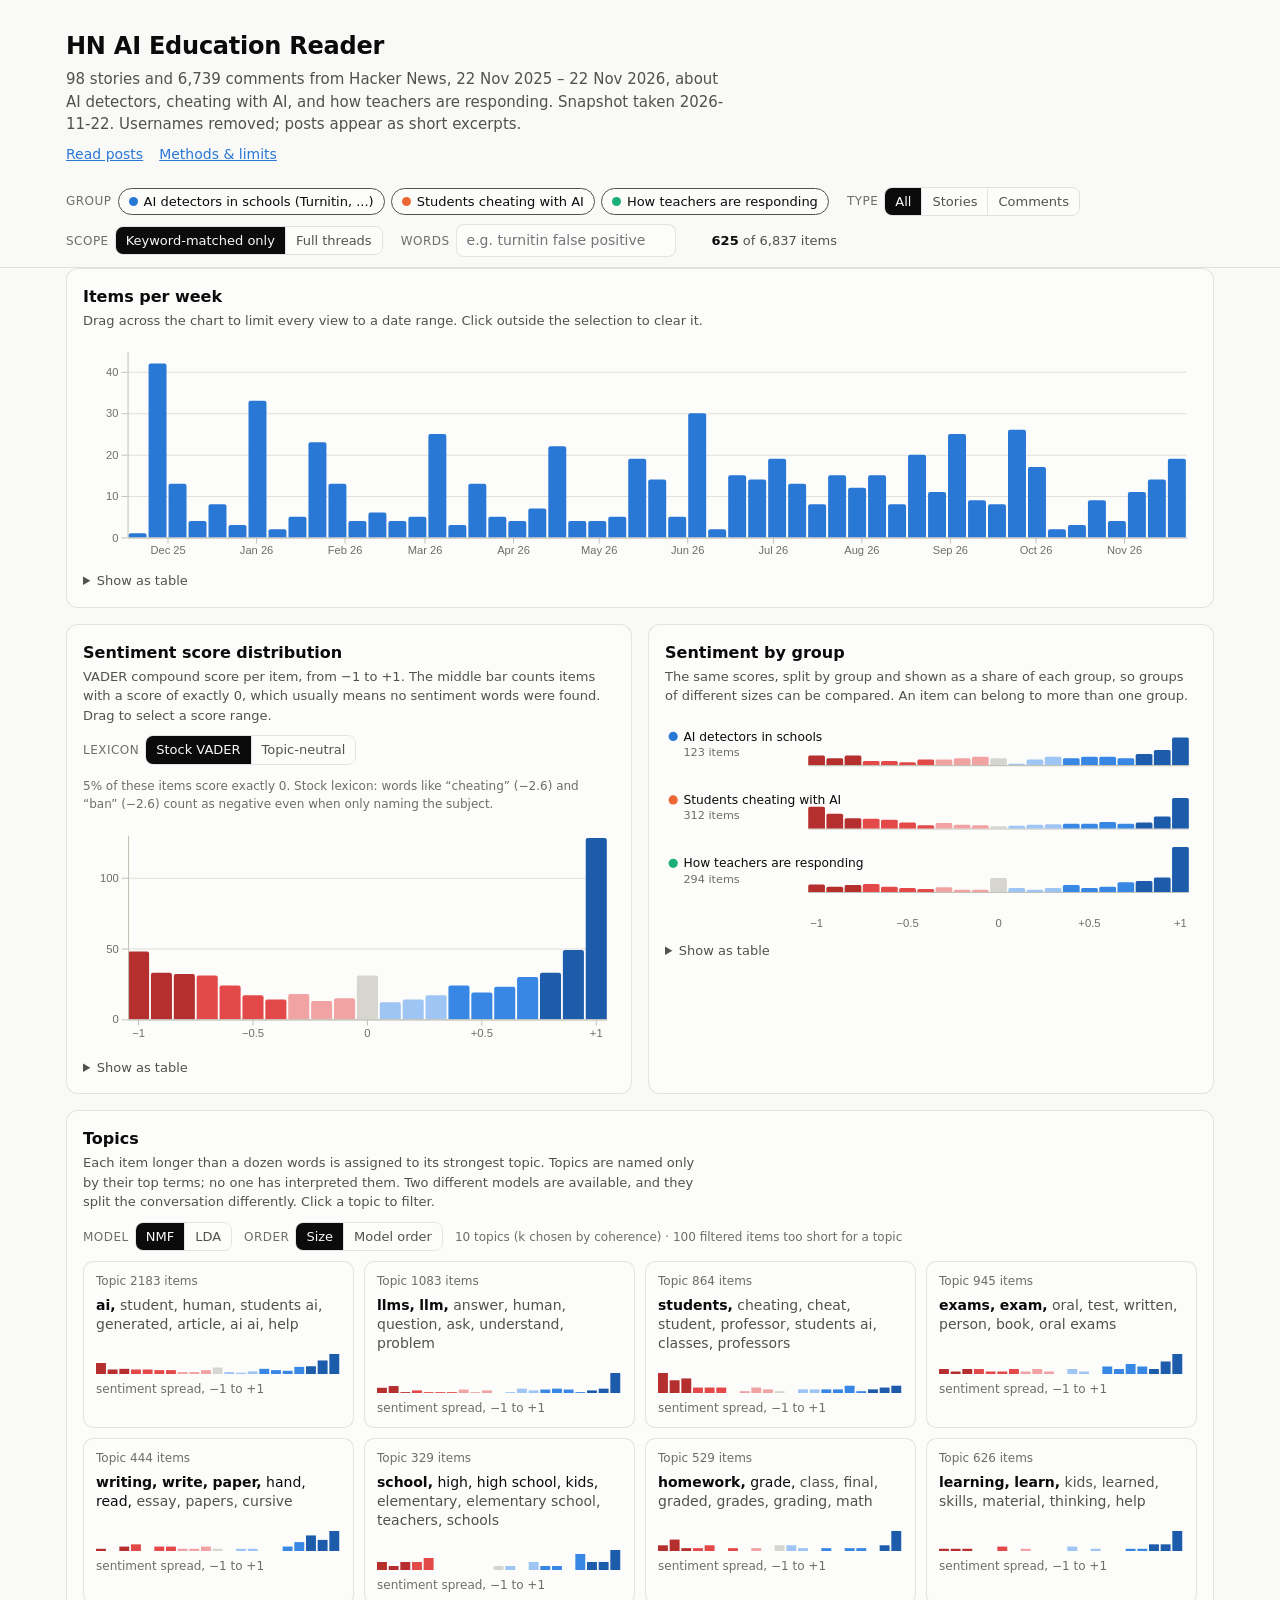
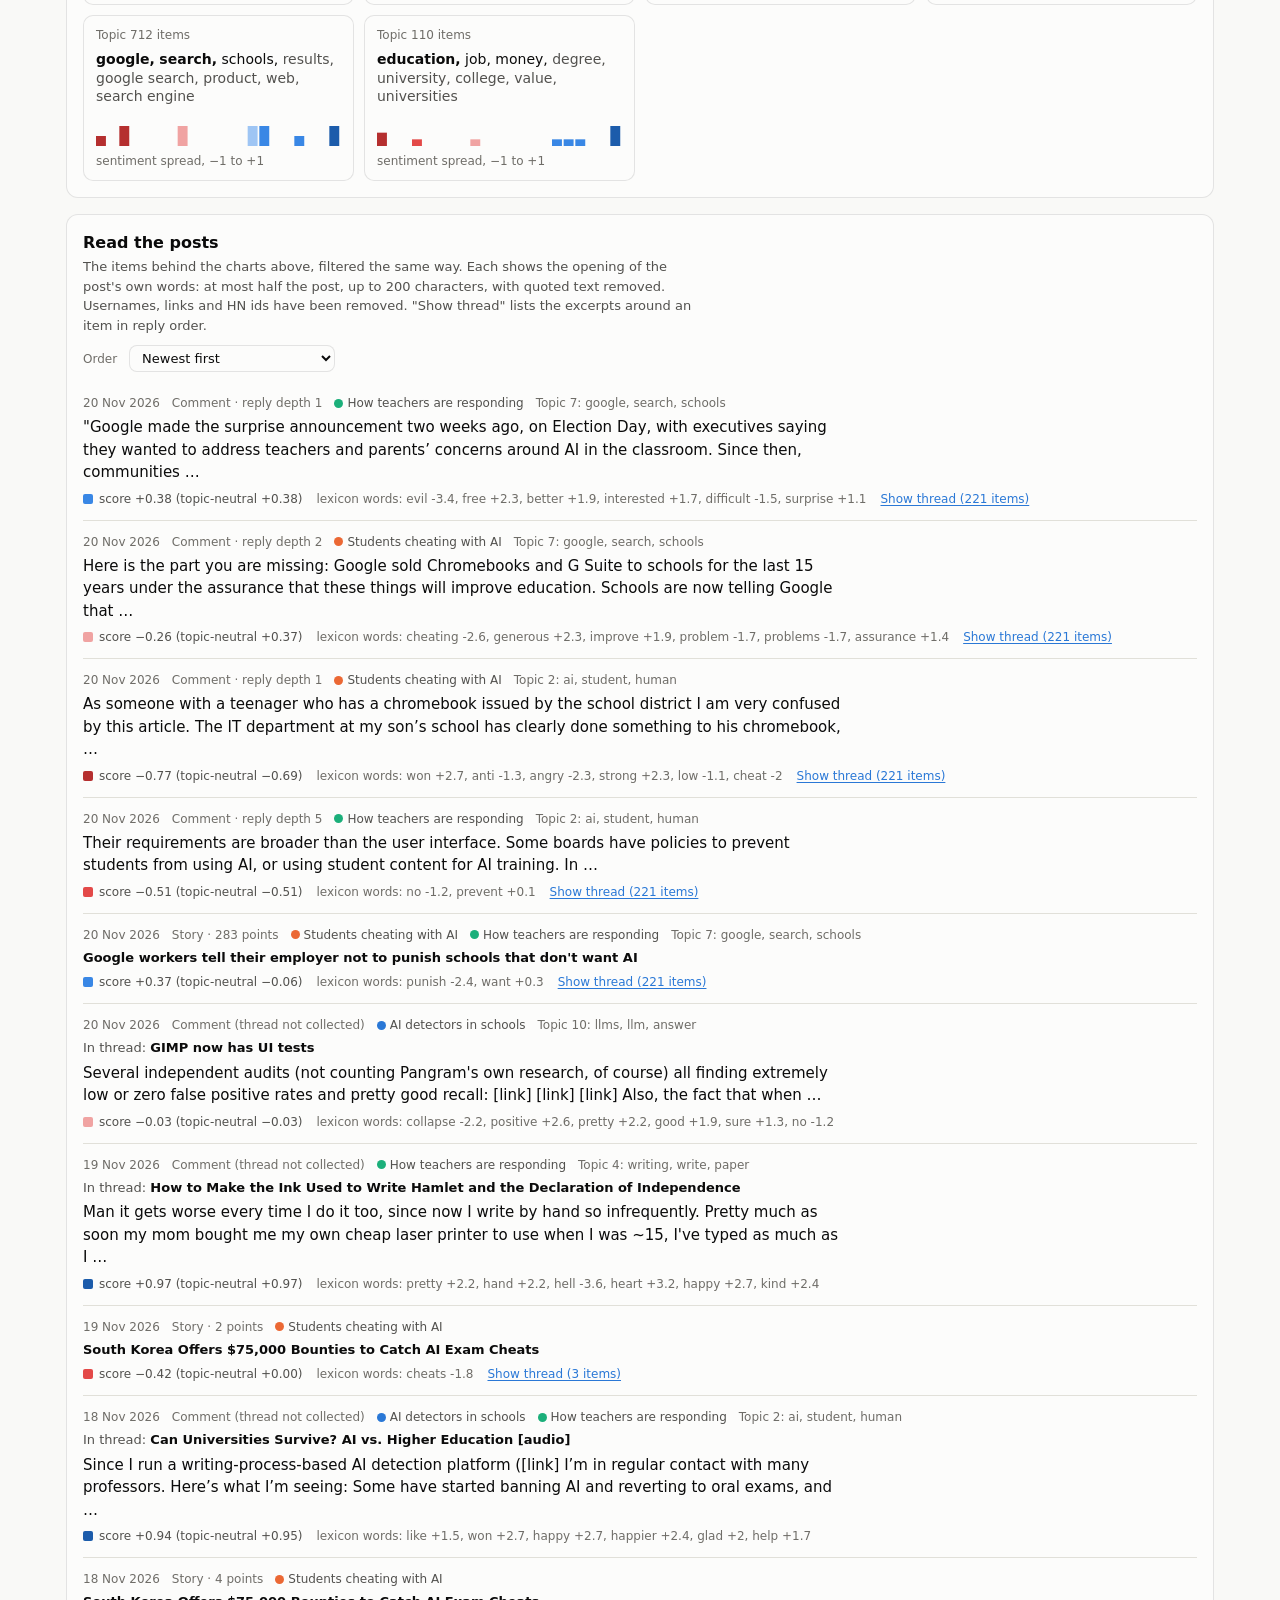
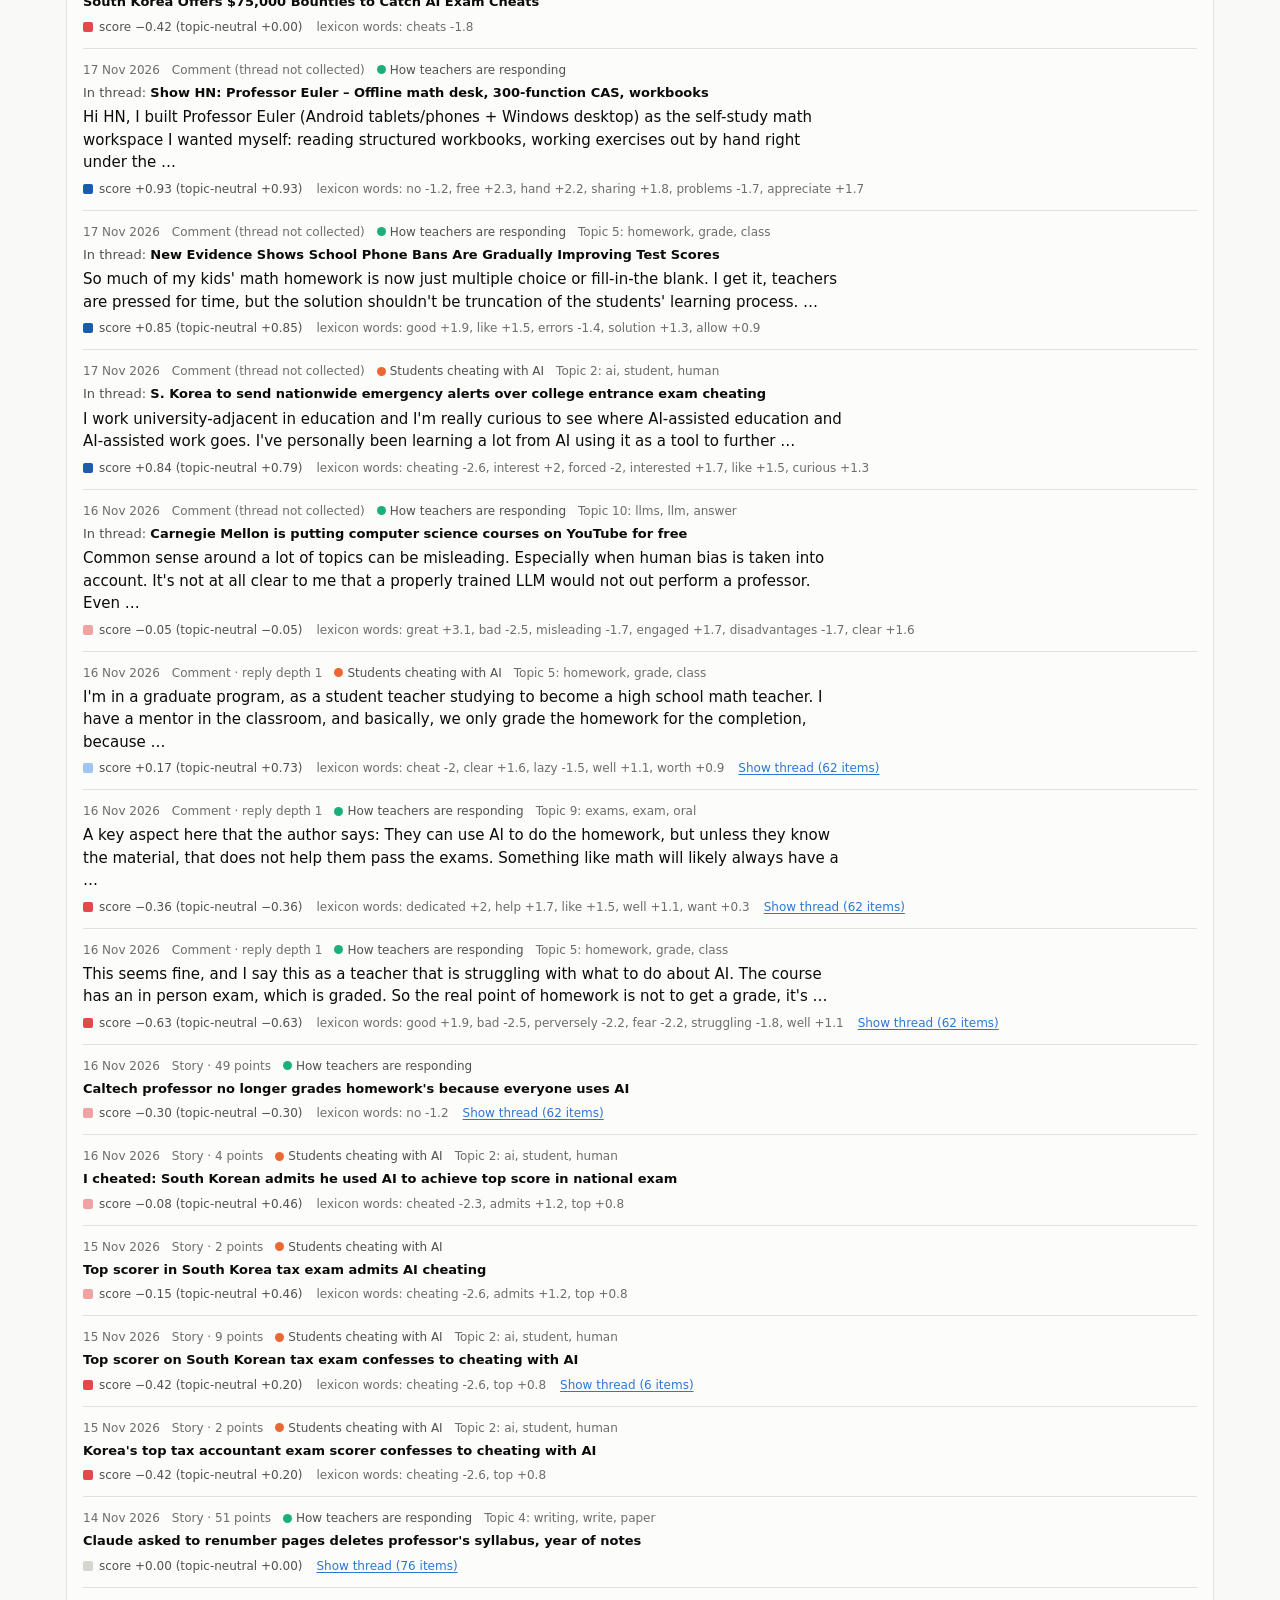
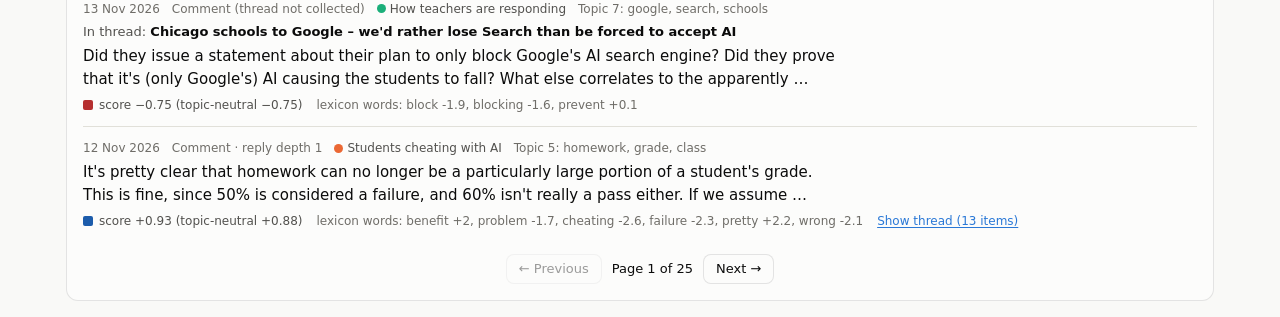
<file: docs/index.html>
<!doctype html>
<html lang="en">
<head>
<meta charset="utf-8">
<meta name="viewport" content="width=device-width, initial-scale=1">
<title>HN AI Education Reader</title>
<meta name="description" content="Explore a year of Hacker News discussion about AI detectors, AI-assisted cheating, and how teachers are responding. Usernames removed; posts shown as excerpts.">
<link rel="stylesheet" href="style.css">
</head>
<body>
<header class="site wrap">
  <h1>HN AI Education Reader</h1>
  <p id="lede">Loading…</p>
  <nav><a href="#reader">Read posts</a><a href="methods.html">Methods &amp; limits</a></nav>
</header>

<div class="filters" role="region" aria-label="Filters">
  <div class="wrap">
    <div class="fgroup" id="f-groups"><span class="lbl">Group</span></div>
    <div class="fgroup"><span class="lbl">Type</span>
      <div class="seg" id="f-type">
        <button data-v="all" aria-pressed="true">All</button>
        <button data-v="story" aria-pressed="false">Stories</button>
        <button data-v="comment" aria-pressed="false">Comments</button>
      </div>
    </div>
    <div class="fgroup"><span class="lbl">Scope</span>
      <div class="seg" id="f-scope" title="Keyword-matched: the item's own text meets the corpus definition. Full threads: also include every reply in a matched story's thread.">
        <button data-v="matched" aria-pressed="true">Keyword-matched only</button>
        <button data-v="all" aria-pressed="false">Full threads</button>
      </div>
    </div>
    <div class="fgroup"><label class="lbl" for="f-q">Words</label>
      <input type="search" id="f-q" placeholder="e.g. turnitin false positive" autocomplete="off">
    </div>
    <div class="active-filters" id="f-active" aria-live="polite"></div>
    <div class="count-line" id="count-line"></div>
  </div>
</div>

<main class="wrap">
  <section class="panel" id="p-time">
    <h2>Items per week</h2>
    <p class="sub">Drag across the chart to limit every view to a date range. Click outside the selection to clear it.</p>
    <div class="chart" id="c-time"></div>
    <details class="table"><summary>Show as table</summary><div class="table-scroll" id="t-time"></div></details>
  </section>

  <div class="grid2">
    <section class="panel" id="p-sent">
      <h2>Sentiment score distribution</h2>
      <p class="sub">VADER compound score per item, from −1 to +1. The middle bar counts items with a score of exactly 0, which usually means no sentiment words were found. Drag to select a score range.</p>
      <div class="fgroup" style="margin-bottom:8px"><span class="lbl">Lexicon</span>
        <div class="seg" id="f-sent">
          <button data-v="s" aria-pressed="true">Stock VADER</button>
          <button data-v="s_tn" aria-pressed="false">Topic-neutral</button>
        </div>
      </div>
      <p class="hint" id="sent-note"></p>
      <div class="chart" id="c-sent"></div>
      <details class="table"><summary>Show as table</summary><div id="t-sent"></div></details>
    </section>

    <section class="panel" id="p-groups">
      <h2>Sentiment by group</h2>
      <p class="sub">The same scores, split by group and shown as a share of each group, so groups of different sizes can be compared. An item can belong to more than one group.</p>
      <div class="chart" id="c-groups"></div>
      <details class="table"><summary>Show as table</summary><div id="t-groups"></div></details>
    </section>
  </div>

  <section class="panel" id="p-topics">
    <h2>Topics</h2>
    <p class="sub">Each item longer than a dozen words is assigned to its strongest topic. Topics are named only by their top terms; no one has interpreted them. Two different models are available, and they split the conversation differently. Click a topic to filter.</p>
    <div class="topic-tools">
      <div class="fgroup"><span class="lbl">Model</span>
        <div class="seg" id="f-model">
          <button data-v="nmf" aria-pressed="true">NMF</button>
          <button data-v="lda" aria-pressed="false">LDA</button>
        </div>
      </div>
      <div class="fgroup"><span class="lbl">Order</span>
        <div class="seg" id="f-torder">
          <button data-v="n" aria-pressed="true">Size</button>
          <button data-v="id" aria-pressed="false">Model order</button>
        </div>
      </div>
      <span class="hint" id="topic-note"></span>
    </div>
    <div class="topics" id="c-topics"></div>
  </section>

  <section class="panel" id="reader">
    <h2>Read the posts</h2>
    <p class="sub">The items behind the charts above, filtered the same way. Each shows the opening of the post's own words: at most half the post, up to 200 characters, with quoted text removed. Usernames, links and HN ids have been removed. "Show thread" lists the excerpts around an item in reply order.</p>
    <div class="reader-tools">
      <label class="hint" for="f-sort">Order</label>
      <select id="f-sort">
        <option value="new">Newest first</option>
        <option value="old">Oldest first</option>
        <option value="random">Random sample</option>
        <option value="neg">Lowest score first</option>
        <option value="pos">Highest score first</option>
        <option value="points">Story points (stories only)</option>
      </select>
      <button class="linkbtn" id="reshuffle" hidden>Reshuffle</button>
    </div>
    <ol class="items" id="items"></ol>
    <div class="pager" id="pager"></div>
  </section>
</main>
<div class="tooltip" id="tip" role="status"></div>

<script src="vendor/d3-7.9.0.min.js"></script>
<script src="app.js"></script>
</body>
</html>
</file>
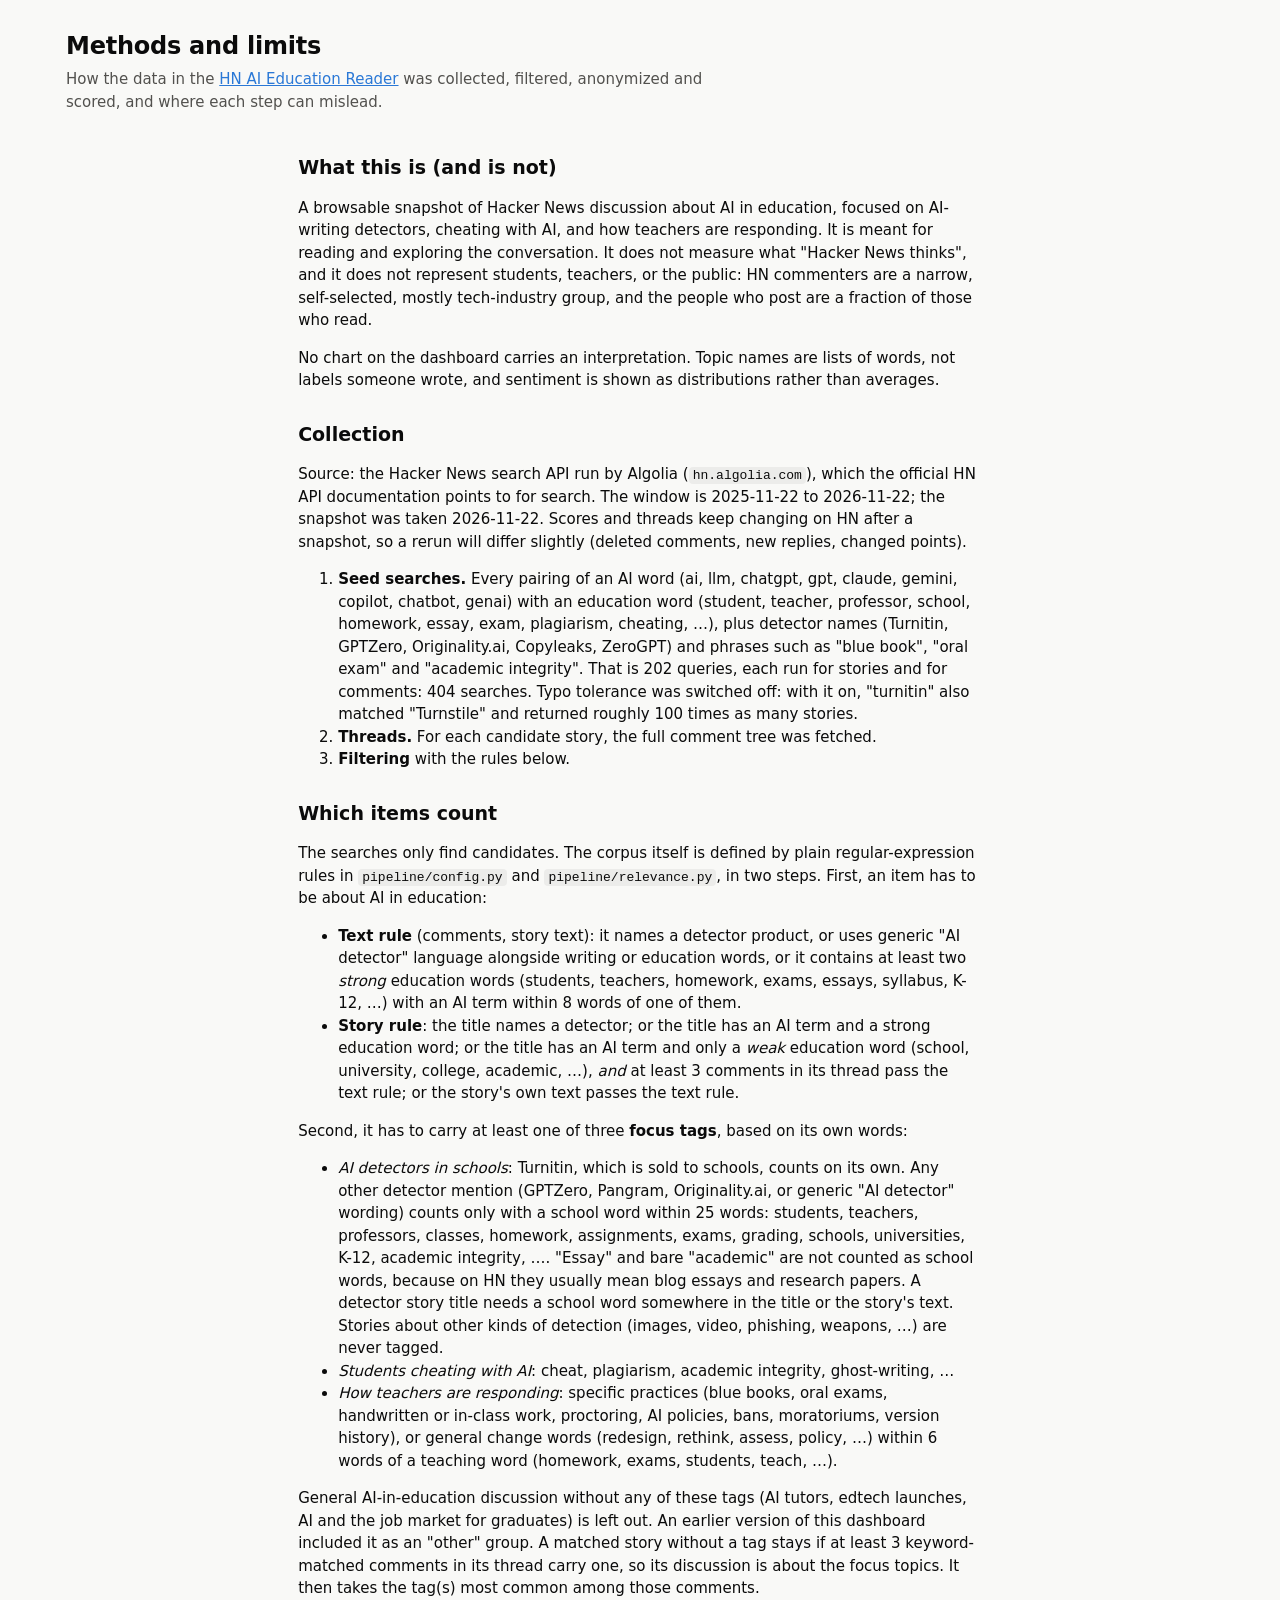
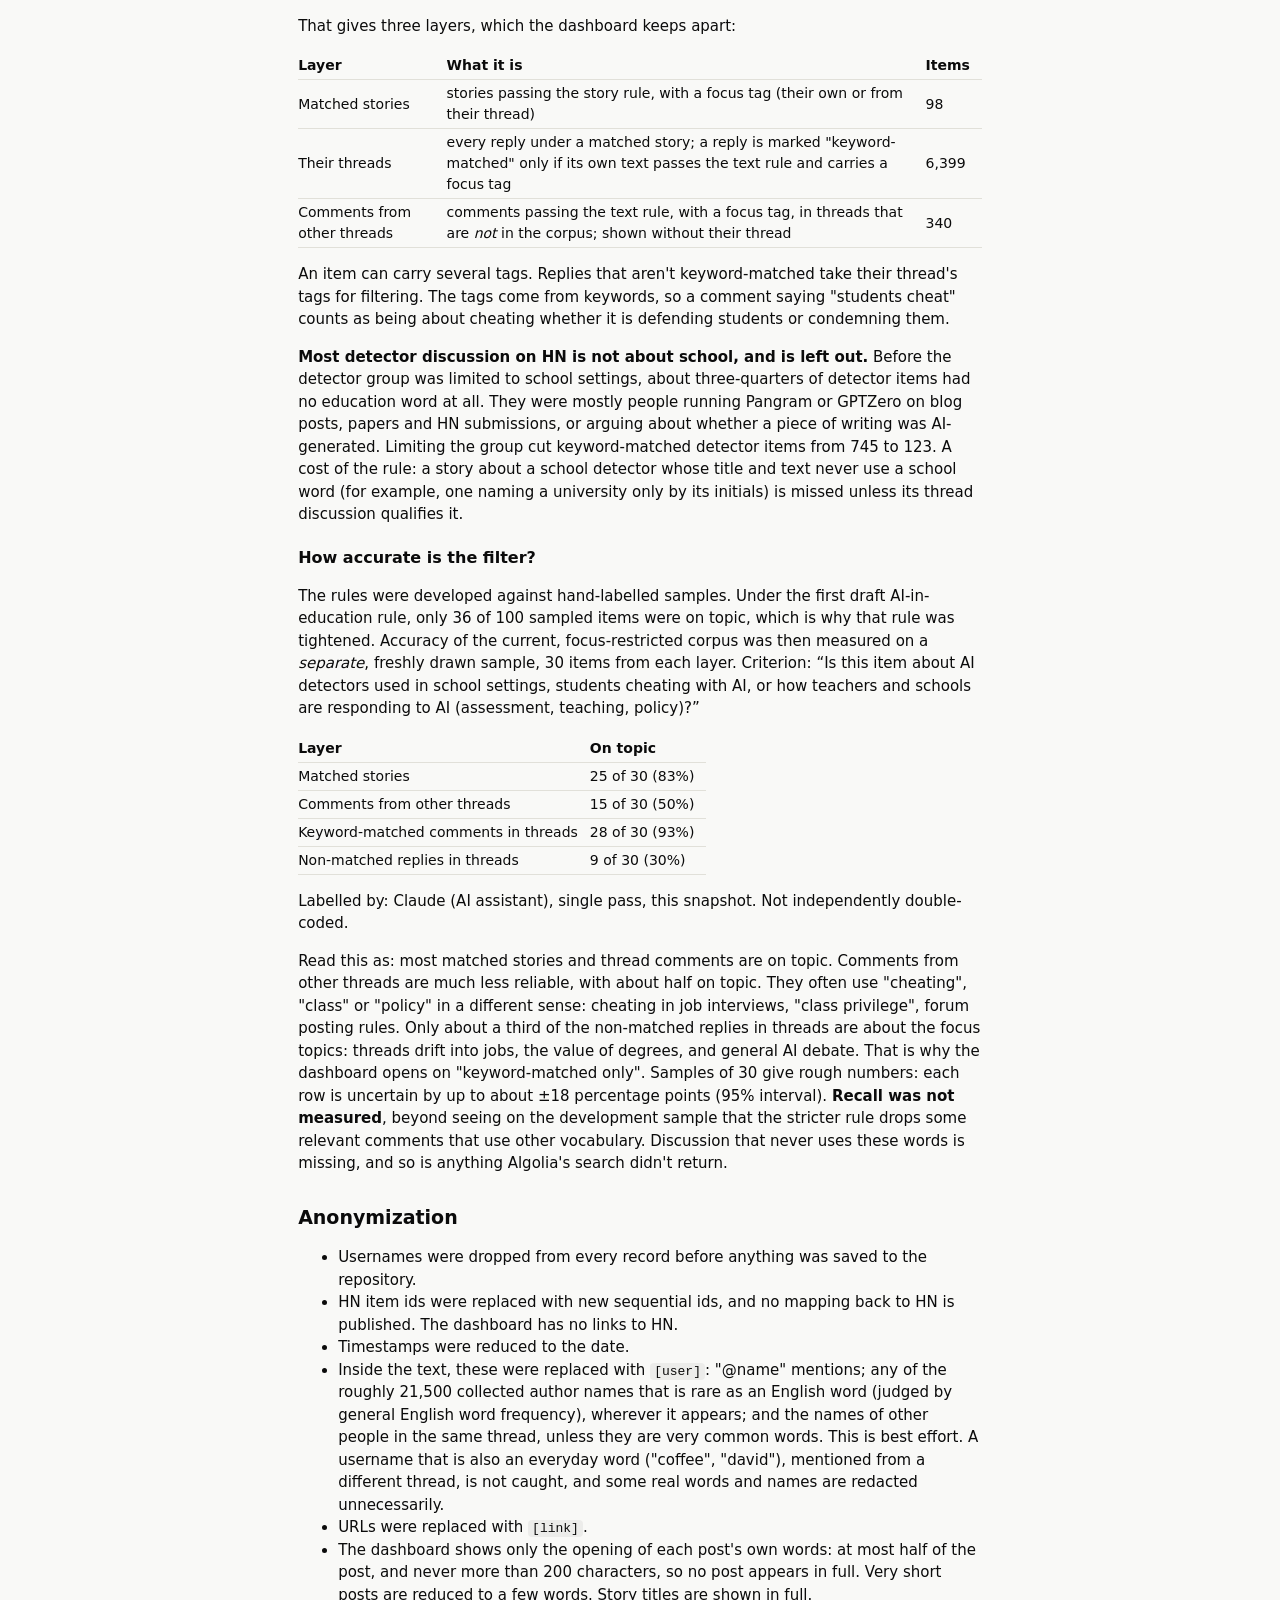
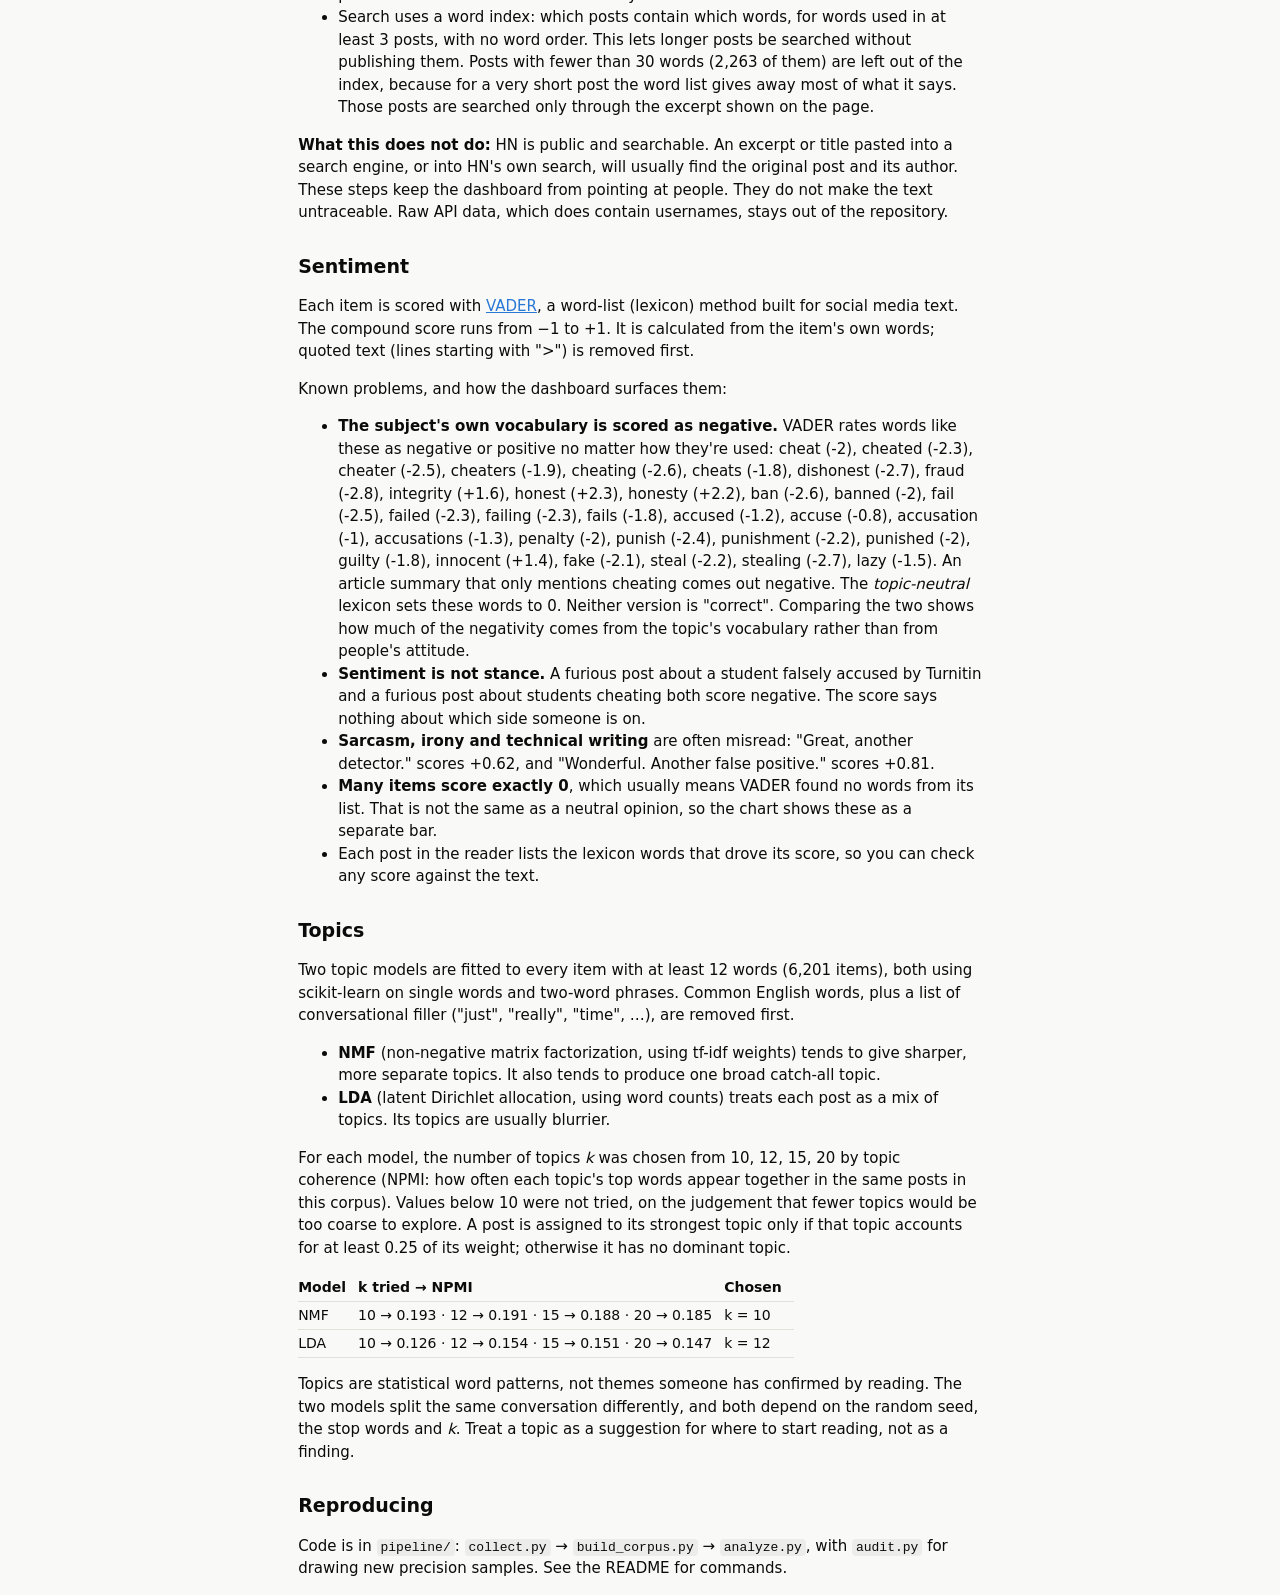
<file: docs/methods.html>
<!doctype html>
<html lang="en">
<head>
<meta charset="utf-8">
<meta name="viewport" content="width=device-width, initial-scale=1">
<title>Methods and Limits</title>
<meta name="description" content="How the HN AI Education Reader dataset was collected, filtered, anonymized and analyzed, and what the methods cannot tell you.">
<link rel="stylesheet" href="style.css">
</head>
<body>
<header class="site wrap">
  <h1>Methods and limits</h1>
  <p>How the data in the <a href="index.html">HN AI Education Reader</a> was collected, filtered, anonymized and scored, and where each step can mislead.</p>
</header>
<main class="wrap prose">

<h2>What this is (and is not)</h2>
<p>A browsable snapshot of Hacker News discussion about AI in education, focused on AI-writing detectors, cheating with AI, and how teachers are responding. It is meant for reading and exploring the conversation. It does not measure what "Hacker News thinks", and it does not represent students, teachers, or the public: HN commenters are a narrow, self-selected, mostly tech-industry group, and the people who post are a fraction of those who read.</p>
<p>No chart on the dashboard carries an interpretation. Topic names are lists of words, not labels someone wrote, and sentiment is shown as distributions rather than averages.</p>

<h2>Collection</h2>
<p>Source: the Hacker News search API run by Algolia (<code>hn.algolia.com</code>), which the official HN API documentation points to for search. The window is <span data-meta="window0"></span> to <span data-meta="window1"></span>; the snapshot was taken <span data-meta="snapshot"></span>. Scores and threads keep changing on HN after a snapshot, so a rerun will differ slightly (deleted comments, new replies, changed points).</p>
<ol>
  <li><strong>Seed searches.</strong> Every pairing of an AI word (ai, llm, chatgpt, gpt, claude, gemini, copilot, chatbot, genai) with an education word (student, teacher, professor, school, homework, essay, exam, plagiarism, cheating, …), plus detector names (Turnitin, GPTZero, Originality.ai, Copyleaks, ZeroGPT) and phrases such as "blue book", "oral exam" and "academic integrity". That is 202 queries, each run for stories and for comments: 404 searches. Typo tolerance was switched off: with it on, "turnitin" also matched "Turnstile" and returned roughly 100 times as many stories.</li>
  <li><strong>Threads.</strong> For each candidate story, the full comment tree was fetched.</li>
  <li><strong>Filtering</strong> with the rules below.</li>
</ol>

<h2>Which items count</h2>
<p>The searches only find candidates. The corpus itself is defined by plain regular-expression rules in <code>pipeline/config.py</code> and <code>pipeline/relevance.py</code>, in two steps. First, an item has to be about AI in education:</p>
<ul>
  <li><strong>Text rule</strong> (comments, story text): it names a detector product, or uses generic "AI detector" language alongside writing or education words, or it contains at least two <em>strong</em> education words (students, teachers, homework, exams, essays, syllabus, K-12, …) with an AI term within 8 words of one of them.</li>
  <li><strong>Story rule</strong>: the title names a detector; or the title has an AI term and a strong education word; or the title has an AI term and only a <em>weak</em> education word (school, university, college, academic, …), <em>and</em> at least 3 comments in its thread pass the text rule; or the story's own text passes the text rule.</li>
</ul>
<p>Second, it has to carry at least one of three <strong>focus tags</strong>, based on its own words:</p>
<ul>
  <li><em>AI detectors in schools</em>: Turnitin, which is sold to schools, counts on its own. Any other detector mention (GPTZero, Pangram, Originality.ai, or generic "AI detector" wording) counts only with a school word within 25 words: students, teachers, professors, classes, homework, assignments, exams, grading, schools, universities, K-12, academic integrity, …. "Essay" and bare "academic" are not counted as school words, because on HN they usually mean blog essays and research papers. A detector story title needs a school word somewhere in the title or the story's text. Stories about other kinds of detection (images, video, phishing, weapons, …) are never tagged.</li>
  <li><em>Students cheating with AI</em>: cheat, plagiarism, academic integrity, ghost-writing, …</li>
  <li><em>How teachers are responding</em>: specific practices (blue books, oral exams, handwritten or in-class work, proctoring, AI policies, bans, moratoriums, version history), or general change words (redesign, rethink, assess, policy, …) within 6 words of a teaching word (homework, exams, students, teach, …).</li>
</ul>
<p>General AI-in-education discussion without any of these tags (AI tutors, edtech launches, AI and the job market for graduates) is left out. An earlier version of this dashboard included it as an "other" group. A matched story without a tag stays if at least 3 keyword-matched comments in its thread carry one, so its discussion is about the focus topics. It then takes the tag(s) most common among those comments.</p>
<p>That gives three layers, which the dashboard keeps apart:</p>
<table>
  <tr><th>Layer</th><th>What it is</th><th>Items</th></tr>
  <tr><td>Matched stories</td><td>stories passing the story rule, with a focus tag (their own or from their thread)</td><td data-meta="n_stories"></td></tr>
  <tr><td>Their threads</td><td>every reply under a matched story; a reply is marked "keyword-matched" only if its own text passes the text rule and carries a focus tag</td><td data-meta="n_thread_comments"></td></tr>
  <tr><td>Comments from other threads</td><td>comments passing the text rule, with a focus tag, in threads that are <em>not</em> in the corpus; shown without their thread</td><td data-meta="n_standalone"></td></tr>
</table>
<p>An item can carry several tags. Replies that aren't keyword-matched take their thread's tags for filtering. The tags come from keywords, so a comment saying "students cheat" counts as being about cheating whether it is defending students or condemning them.</p>
<p><strong>Most detector discussion on HN is not about school, and is left out.</strong> Before the detector group was limited to school settings, about three-quarters of detector items had no education word at all. They were mostly people running Pangram or GPTZero on blog posts, papers and HN submissions, or arguing about whether a piece of writing was AI-generated. Limiting the group cut keyword-matched detector items from 745 to 123. A cost of the rule: a story about a school detector whose title and text never use a school word (for example, one naming a university only by its initials) is missed unless its thread discussion qualifies it.</p>

<h3>How accurate is the filter?</h3>
<p>The rules were developed against hand-labelled samples. Under the first draft AI-in-education rule, only 36 of 100 sampled items were on topic, which is why that rule was tightened. Accuracy of the current, focus-restricted corpus was then measured on a <em>separate</em>, freshly drawn sample, 30 items from each layer. Criterion: <span id="audit-criterion"></span></p>
<table id="audit-table"><tr><th>Layer</th><th>On topic</th></tr></table>
<p class="hint" id="audit-who"></p>
<p>Read this as: most matched stories and thread comments are on topic. Comments from other threads are much less reliable, with about half on topic. They often use "cheating", "class" or "policy" in a different sense: cheating in job interviews, "class privilege", forum posting rules. Only about a third of the non-matched replies in threads are about the focus topics: threads drift into jobs, the value of degrees, and general AI debate. That is why the dashboard opens on "keyword-matched only". Samples of 30 give rough numbers: each row is uncertain by up to about ±18 percentage points (95% interval). <strong>Recall was not measured</strong>, beyond seeing on the development sample that the stricter rule drops some relevant comments that use other vocabulary. Discussion that never uses these words is missing, and so is anything Algolia's search didn't return.</p>

<h2>Anonymization</h2>
<ul>
  <li>Usernames were dropped from every record before anything was saved to the repository.</li>
  <li>HN item ids were replaced with new sequential ids, and no mapping back to HN is published. The dashboard has no links to HN.</li>
  <li>Timestamps were reduced to the date.</li>
  <li>Inside the text, these were replaced with <code>[user]</code>: "@name" mentions; any of the roughly 21,500 collected author names that is rare as an English word (judged by general English word frequency), wherever it appears; and the names of other people in the same thread, unless they are very common words. This is best effort. A username that is also an everyday word ("coffee", "david"), mentioned from a different thread, is not caught, and some real words and names are redacted unnecessarily.</li>
  <li>URLs were replaced with <code>[link]</code>.</li>
  <li>The dashboard shows only the opening of each post's own words: at most half of the post, and never more than <span data-meta="excerpt_chars"></span> characters, so no post appears in full. Very short posts are reduced to a few words. Story titles are shown in full.</li>
  <li>Search uses a word index: which posts contain which words, for words used in at least 3 posts, with no word order. This lets longer posts be searched without publishing them. Posts with fewer than <span data-meta="index_min_words"></span> words (<span data-meta="n_short_unindexed"></span> of them) are left out of the index, because for a very short post the word list gives away most of what it says. Those posts are searched only through the excerpt shown on the page.</li>
</ul>
<p><strong>What this does not do:</strong> HN is public and searchable. An excerpt or title pasted into a search engine, or into HN's own search, will usually find the original post and its author. These steps keep the dashboard from pointing at people. They do not make the text untraceable. Raw API data, which does contain usernames, stays out of the repository.</p>

<h2>Sentiment</h2>
<p>Each item is scored with <a href="https://github.com/cjhutto/vaderSentiment">VADER</a>, a word-list (lexicon) method built for social media text. The compound score runs from −1 to +1. It is calculated from the item's own words; quoted text (lines starting with "&gt;") is removed first.</p>
<p>Known problems, and how the dashboard surfaces them:</p>
<ul>
  <li><strong>The subject's own vocabulary is scored as negative.</strong> VADER rates words like these as negative or positive no matter how they're used: <span id="tn-words"></span>. An article summary that only mentions cheating comes out negative. The <em>topic-neutral</em> lexicon sets these words to 0. Neither version is "correct". Comparing the two shows how much of the negativity comes from the topic's vocabulary rather than from people's attitude.</li>
  <li><strong>Sentiment is not stance.</strong> A furious post about a student falsely accused by Turnitin and a furious post about students cheating both score negative. The score says nothing about which side someone is on.</li>
  <li><strong>Sarcasm, irony and technical writing</strong> are often misread: "Great, another detector." scores +0.62, and "Wonderful. Another false positive." scores +0.81.</li>
  <li><strong>Many items score exactly 0</strong>, which usually means VADER found no words from its list. That is not the same as a neutral opinion, so the chart shows these as a separate bar.</li>
  <li>Each post in the reader lists the lexicon words that drove its score, so you can check any score against the text.</li>
</ul>

<h2>Topics</h2>
<p>Two topic models are fitted to every item with at least <span data-meta="min_topic_tokens"></span> words (<span data-meta="n_topic_docs"></span> items), both using scikit-learn on single words and two-word phrases. Common English words, plus a list of conversational filler ("just", "really", "time", …), are removed first.</p>
<ul>
  <li><strong>NMF</strong> (non-negative matrix factorization, using tf-idf weights) tends to give sharper, more separate topics. It also tends to produce one broad catch-all topic.</li>
  <li><strong>LDA</strong> (latent Dirichlet allocation, using word counts) treats each post as a mix of topics. Its topics are usually blurrier.</li>
</ul>
<p>For each model, the number of topics <em>k</em> was chosen from <span data-meta="k_candidates"></span> by topic coherence (NPMI: how often each topic's top words appear together in the same posts in this corpus). Values below 10 were not tried, on the judgement that fewer topics would be too coarse to explore. A post is assigned to its strongest topic only if that topic accounts for at least <span data-meta="min_topic_share"></span> of its weight; otherwise it has no dominant topic.</p>
<table id="coh-table"><tr><th>Model</th><th>k tried → NPMI</th><th>Chosen</th></tr></table>
<p>Topics are statistical word patterns, not themes someone has confirmed by reading. The two models split the same conversation differently, and both depend on the random seed, the stop words and <em>k</em>. Treat a topic as a suggestion for where to start reading, not as a finding.</p>

<h2>Reproducing</h2>
<p>Code is in <code>pipeline/</code>: <code>collect.py</code> → <code>build_corpus.py</code> → <code>analyze.py</code>, with <code>audit.py</code> for drawing new precision samples. See the README for commands.</p>
</main>
<script src="vendor/d3-7.9.0.min.js"></script>
<script>
(async () => {
  const meta = await d3.json("data/meta.json");
  const topics = await d3.json("data/topics.json");
  const fmt = d3.format(",");
  const vals = {
    window0: meta.window[0], window1: meta.window[1], snapshot: meta.snapshot,
    n_stories: fmt(meta.n_stories), n_standalone: fmt(meta.n_standalone),
    n_thread_comments: fmt(meta.n_comments - meta.n_standalone),
    excerpt_chars: meta.excerpt_chars, min_topic_tokens: meta.min_topic_tokens,
    n_topic_docs: fmt(meta.n_topic_docs), k_candidates: meta.k_candidates.join(", "),
    min_topic_share: meta.min_topic_share,
    index_min_words: meta.index_min_words, n_short_unindexed: fmt(meta.n_short_unindexed),
  };
  document.querySelectorAll("[data-meta]").forEach((el) => (el.textContent = vals[el.dataset.meta]));
  document.getElementById("tn-words").textContent =
    meta.topic_neutral_words.map(([w, v]) => `${w} (${v > 0 ? "+" : ""}${v})`).join(", ");
  const names = { story: "Matched stories", standalone: "Comments from other threads",
    thread_matched: "Keyword-matched comments in threads", thread_unmatched: "Non-matched replies in threads" };
  if (meta.audit) {
    document.getElementById("audit-criterion").textContent = "“" + meta.audit.criterion + "”";
    document.getElementById("audit-who").textContent = "Labelled by: " + meta.audit.labeller;
    const t = document.getElementById("audit-table");
    for (const [k, v] of Object.entries(meta.audit.validation)) {
      const r = t.insertRow();
      r.insertCell().textContent = names[k] || k;
      r.insertCell().textContent = `${v.on_topic} of ${v.n} (${Math.round((100 * v.on_topic) / v.n)}%)`;
    }
  }
  const c = document.getElementById("coh-table");
  for (const m of ["nmf", "lda"]) {
    const r = c.insertRow();
    r.insertCell().textContent = m.toUpperCase();
    r.insertCell().textContent = topics[m].trials.map((x) => `${x.k} → ${x.coherence.toFixed(3)}`).join(" · ");
    r.insertCell().textContent = `k = ${topics[m].k}`;
  }
})();
</script>
</body>
</html>
</file>
<file: docs/style.css>
:root {
  color-scheme: light;
  --page: #f9f9f7;
  --surface: #fcfcfb;
  --ink: #0b0b0b;
  --ink-2: #52514e;
  --muted: #6f6d68;
  --grid: #e1e0d9;
  --axis: #c3c2b7;
  --ring: rgba(11, 11, 11, 0.10);
  --wash: rgba(11, 11, 11, 0.05);
  --accent: #2a78d6;
  --g-detection: #2a78d6;
  --g-cheating: #eb6834;
  --g-response: #1baf7a;
  --neg-3: #b52f2f; --neg-2: #e34948; --neg-1: #f0a3a2;
  --zero: #d6d5cf;
  --pos-1: #9ec5f4; --pos-2: #3987e5; --pos-3: #1c5cab;
  --sel: rgba(42, 120, 214, 0.12);
}
@media (prefers-color-scheme: dark) {
  :root:not([data-theme="light"]) {
    color-scheme: dark;
    --page: #0d0d0d;
    --surface: #1a1a19;
    --ink: #f0efec;
    --ink-2: #c3c2b7;
    --muted: #9a988f;
    --grid: #2c2c2a;
    --axis: #383835;
    --ring: rgba(255, 255, 255, 0.10);
    --wash: rgba(255, 255, 255, 0.06);
    --accent: #3987e5;
    --g-detection: #3987e5;
    --g-cheating: #d95926;
    --g-response: #199e70;
    --neg-3: #e66767; --neg-2: #c74545; --neg-1: #7a3433;
    --zero: #4a4a46;
    --pos-1: #1c4a80; --pos-2: #2a78d6; --pos-3: #6da7ec;
    --sel: rgba(57, 135, 229, 0.18);
  }
}
:root[data-theme="dark"] {
  color-scheme: dark;
  --page: #0d0d0d; --surface: #1a1a19; --ink: #f0efec; --ink-2: #c3c2b7;
  --muted: #9a988f; --grid: #2c2c2a; --axis: #383835;
  --ring: rgba(255, 255, 255, 0.10); --wash: rgba(255, 255, 255, 0.06);
  --accent: #3987e5; --g-detection: #3987e5; --g-cheating: #d95926;
  --g-response: #199e70;
  --neg-3: #e66767; --neg-2: #c74545; --neg-1: #7a3433; --zero: #4a4a46;
  --pos-1: #1c4a80; --pos-2: #2a78d6; --pos-3: #6da7ec;
  --sel: rgba(57, 135, 229, 0.18);
}

* { box-sizing: border-box; }
html { -webkit-text-size-adjust: 100%; }
body {
  margin: 0;
  background: var(--page);
  color: var(--ink);
  font: 15px/1.5 system-ui, -apple-system, "Segoe UI", sans-serif;
}
a { color: var(--accent); }
.wrap { max-width: 1180px; margin: 0 auto; padding: 0 16px; }

header.site { padding-top: 28px; padding-bottom: 12px; }
header.site h1 { font-size: 24px; margin: 0 0 4px; letter-spacing: -0.01em; }
header.site p { margin: 0; color: var(--ink-2); max-width: 70ch; }
header.site nav { margin-top: 8px; font-size: 14px; }
header.site nav a { margin-right: 16px; }

/* --- filter bar --- */
.filters {
  position: sticky; top: 0; z-index: 5;
  background: var(--page);
  border-bottom: 1px solid var(--grid);
  padding: 10px 0;
}
.filters .wrap { display: flex; flex-wrap: wrap; gap: 8px 18px; align-items: center; }
.fgroup { display: flex; align-items: center; gap: 6px; flex-wrap: wrap; }
.fgroup > .lbl { font-size: 12px; color: var(--muted); text-transform: uppercase; letter-spacing: .04em; }
.chip {
  display: inline-flex; align-items: center; gap: 6px;
  font: inherit; font-size: 13px; color: var(--ink);
  background: var(--surface);
  border: 1px solid var(--ring); border-radius: 999px;
  padding: 3px 10px; cursor: pointer;
}
.chip:hover { background: var(--wash); }
.chip[aria-pressed="false"] { color: var(--muted); }
.chip[aria-pressed="false"] .dot { opacity: .25; }
.chip[aria-pressed="true"] { border-color: var(--ink-2); }
.dot { width: 9px; height: 9px; border-radius: 50%; display: inline-block; flex: none; }
.seg { display: inline-flex; border: 1px solid var(--ring); border-radius: 8px; overflow: hidden; }
.seg button {
  font: inherit; font-size: 13px; border: 0; background: var(--surface);
  color: var(--ink-2); padding: 4px 10px; cursor: pointer;
}
.seg button + button { border-left: 1px solid var(--ring); }
.seg button[aria-pressed="true"] { background: var(--ink); color: var(--page); }
input[type=search] {
  font: inherit; font-size: 14px; color: var(--ink);
  background: var(--surface); border: 1px solid var(--ring); border-radius: 8px;
  padding: 5px 10px; width: 220px; max-width: 100%;
}
.active-filters { display: flex; gap: 6px; flex-wrap: wrap; font-size: 13px; }
.active-filters .chip { background: var(--sel); border-color: transparent; }
.count-line { font-size: 13px; color: var(--ink-2); }
.count-line strong { color: var(--ink); font-variant-numeric: tabular-nums; }

/* --- panels --- */
main { padding: 16px 0 60px; }
.grid2 { display: grid; grid-template-columns: 1fr 1fr; gap: 16px; }
@media (max-width: 860px) { .grid2 { grid-template-columns: 1fr; } }
.panel {
  background: var(--surface);
  border: 1px solid var(--ring);
  border-radius: 12px;
  padding: 16px;
  margin-bottom: 16px;
  min-width: 0;
}
.panel h2 { font-size: 16px; margin: 0 0 2px; }
.panel .sub { font-size: 13px; color: var(--ink-2); margin: 0 0 10px; max-width: 75ch; }
.panel .hint { font-size: 12px; color: var(--muted); }
.chart { position: relative; width: 100%; }
.chart svg { display: block; width: 100%; height: auto; overflow: visible; }
.axis text { fill: var(--muted); font-size: 11px; font-variant-numeric: tabular-nums; }
.axis path, .axis line { stroke: var(--axis); }
.gridline line { stroke: var(--grid); }
.gridline path { display: none; }
.brush .selection { fill: var(--sel); stroke: var(--accent); stroke-width: 1; }
.dim { opacity: .35; }
details.table { margin-top: 8px; font-size: 13px; }
details.table summary { cursor: pointer; color: var(--ink-2); }
details.table table { border-collapse: collapse; margin-top: 6px; font-variant-numeric: tabular-nums; }
details.table td, details.table th { padding: 2px 10px 2px 0; text-align: left; border-bottom: 1px solid var(--grid); }
.table-scroll { max-height: 240px; overflow: auto; }

.tooltip {
  position: fixed; pointer-events: none; z-index: 20;
  background: var(--surface); color: var(--ink);
  border: 1px solid var(--ring); border-radius: 8px;
  box-shadow: 0 4px 16px rgba(0,0,0,.12);
  padding: 6px 10px; font-size: 13px; max-width: 280px;
  opacity: 0; transition: opacity .08s;
}
.tooltip .v { font-weight: 600; font-variant-numeric: tabular-nums; }
.tooltip .k { color: var(--ink-2); }

/* --- topics --- */
.topics { display: grid; grid-template-columns: repeat(auto-fill, minmax(260px, 1fr)); gap: 10px; }
.topic {
  text-align: left; font: inherit; color: inherit;
  background: var(--surface); border: 1px solid var(--ring); border-radius: 10px;
  padding: 10px 12px; cursor: pointer; display: flex; flex-direction: column; gap: 6px;
}
.topic:hover { background: var(--wash); }
.topic[aria-pressed="true"] { border-color: var(--accent); box-shadow: inset 0 0 0 1px var(--accent); }
.topic .head { display: flex; justify-content: space-between; font-size: 12px; color: var(--muted); }
.topic .terms { font-size: 14px; line-height: 1.35; }
.topic .terms span { white-space: nowrap; }
.topic .bar { height: 6px; background: var(--grid); border-radius: 3px; overflow: hidden; }
.topic .bar i { display: block; height: 100%; background: var(--accent); border-radius: 3px; }
.topic svg { width: 100%; height: 22px; display: block; }
.topic-tools { display: flex; gap: 12px; align-items: center; flex-wrap: wrap; margin-bottom: 10px; }

/* --- reader --- */
.reader-tools { display: flex; gap: 12px; align-items: center; flex-wrap: wrap; margin-bottom: 10px; }
select {
  font: inherit; font-size: 13px; color: var(--ink); background: var(--surface);
  border: 1px solid var(--ring); border-radius: 8px; padding: 4px 8px;
}
.items { list-style: none; margin: 0; padding: 0; }
.item { border-top: 1px solid var(--grid); padding: 12px 0; }
.item:first-child { border-top: 0; }
.meta { display: flex; flex-wrap: wrap; gap: 4px 12px; font-size: 12px; color: var(--muted); align-items: center; }
.meta .g { display: inline-flex; align-items: center; gap: 4px; color: var(--ink-2); }
.ctx { font-size: 13px; color: var(--ink-2); margin-top: 4px; }
.ctx b { font-weight: 600; color: var(--ink); }
.excerpt { margin: 4px 0 0; max-width: 80ch; overflow-wrap: anywhere; }
.foot { display: flex; flex-wrap: wrap; gap: 4px 14px; font-size: 12px; color: var(--ink-2); margin-top: 6px; align-items: center; }
.score { font-variant-numeric: tabular-nums; display: inline-flex; gap: 6px; align-items: center; }
.score .sw { width: 10px; height: 10px; border-radius: 2px; display: inline-block; }
.lexw { color: var(--muted); }
.linkbtn {
  font: inherit; font-size: 12px; color: var(--accent); background: none; border: 0;
  padding: 0; cursor: pointer; text-decoration: underline; text-underline-offset: 2px;
}
.thread { margin: 10px 0 0; padding: 8px 0 0 12px; border-left: 2px solid var(--grid); }
.thread .titem { padding: 6px 0; font-size: 14px; }
.thread .titem.self { background: var(--sel); border-radius: 6px; padding: 6px 8px; }
.thread .titem .meta { font-size: 11px; }
.pager { display: flex; gap: 10px; align-items: center; justify-content: center; margin-top: 12px; font-size: 13px; }
.pager button {
  font: inherit; font-size: 13px; background: var(--surface); color: var(--ink);
  border: 1px solid var(--ring); border-radius: 8px; padding: 4px 12px; cursor: pointer;
}
.pager button:disabled { opacity: .4; cursor: default; }
.empty { color: var(--muted); padding: 20px 0; }
.loading { color: var(--muted); padding: 40px 0; text-align: center; }

/* --- methods page --- */
.prose { max-width: 75ch; }
.prose h2 { font-size: 19px; margin: 28px 0 6px; }
.prose h3 { font-size: 16px; margin: 20px 0 4px; }
.prose code { font-size: 13px; background: var(--wash); padding: 1px 4px; border-radius: 4px; }
.prose table { border-collapse: collapse; font-size: 14px; margin: 8px 0; font-variant-numeric: tabular-nums; }
.prose td, .prose th { border-bottom: 1px solid var(--grid); padding: 3px 12px 3px 0; text-align: left; }
.prose .terms-list { columns: 3 140px; font-size: 13px; }

@media (max-width: 700px) {
  .filters { position: static; }
  header.site h1 { font-size: 21px; }
}
</file>
